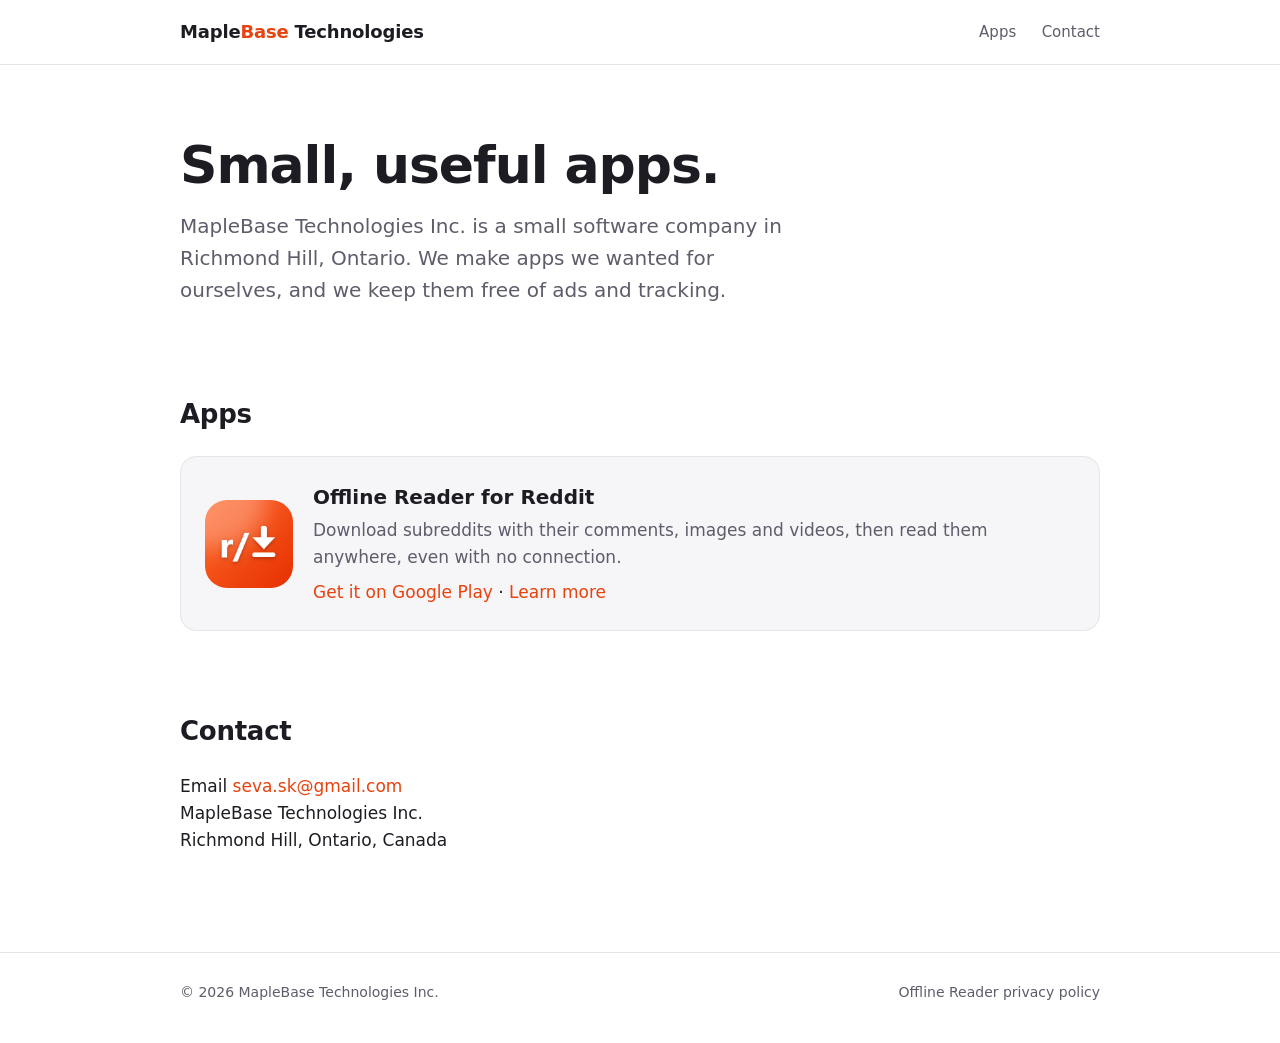
<file: index.html>
<!doctype html>
<html lang="en">
<head>
  <meta charset="utf-8">
  <meta name="viewport" content="width=device-width, initial-scale=1">
  <title>MapleBase Technologies</title>
  <meta name="description" content="MapleBase Technologies Inc. builds small, useful apps. Makers of Offline Reader for Reddit.">
  <link rel="icon" href="offline-reader/icon.png">
  <link rel="stylesheet" href="style.css">
</head>
<body>
  <header class="site">
    <div class="wrap">
      <a class="brand" href="./">Maple<span>Base</span> Technologies</a>
      <nav class="site">
        <a href="#apps">Apps</a>
        <a href="#contact">Contact</a>
      </nav>
    </div>
  </header>

  <main class="wrap">
    <div class="hero">
      <h1>Small, useful apps.</h1>
      <p class="lead">MapleBase Technologies Inc. is a small software company in Richmond Hill, Ontario. We make apps we wanted for ourselves, and we keep them free of ads and tracking.</p>
    </div>

    <section id="apps">
      <h2>Apps</h2>
      <div class="card">
        <img src="offline-reader/icon.png" alt="Offline Reader for Reddit icon">
        <div>
          <h3>Offline Reader for Reddit</h3>
          <p>Download subreddits with their comments, images and videos, then read them anywhere, even with no connection.</p>
          <a href="https://play.google.com/store/apps/details?id=app.redditoffline">Get it on Google Play</a> · <a href="offline-reader/">Learn more</a>
        </div>
      </div>
    </section>

    <section id="contact">
      <h2>Contact</h2>
      <p>Email <a href="mailto:seva.sk@gmail.com">seva.sk@gmail.com</a><br>
      MapleBase Technologies Inc.<br>
      Richmond Hill, Ontario, Canada</p>
    </section>
  </main>

  <footer class="site">
    <div class="wrap">
      <span>&copy; 2026 MapleBase Technologies Inc.</span>
      <a href="offline-reader/privacy-policy.html">Offline Reader privacy policy</a>
    </div>
  </footer>
</body>
</html>
</file>
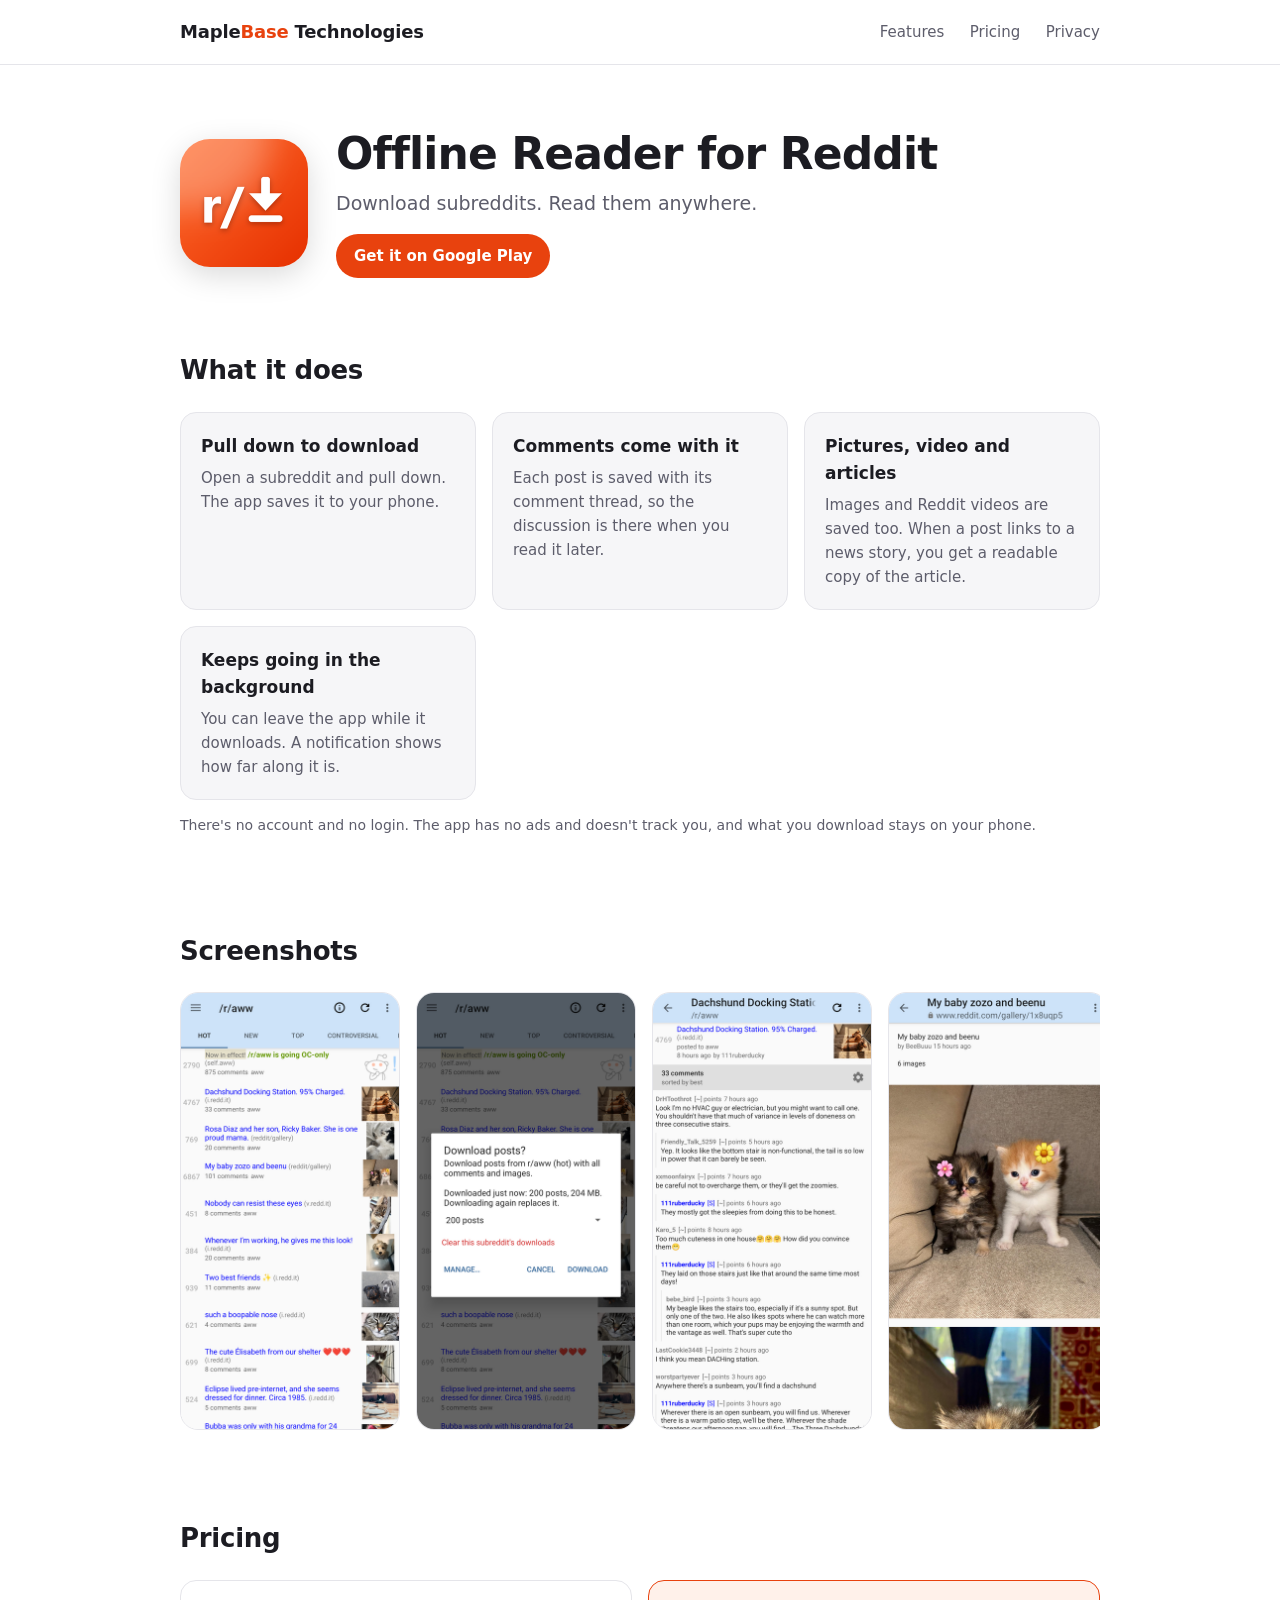
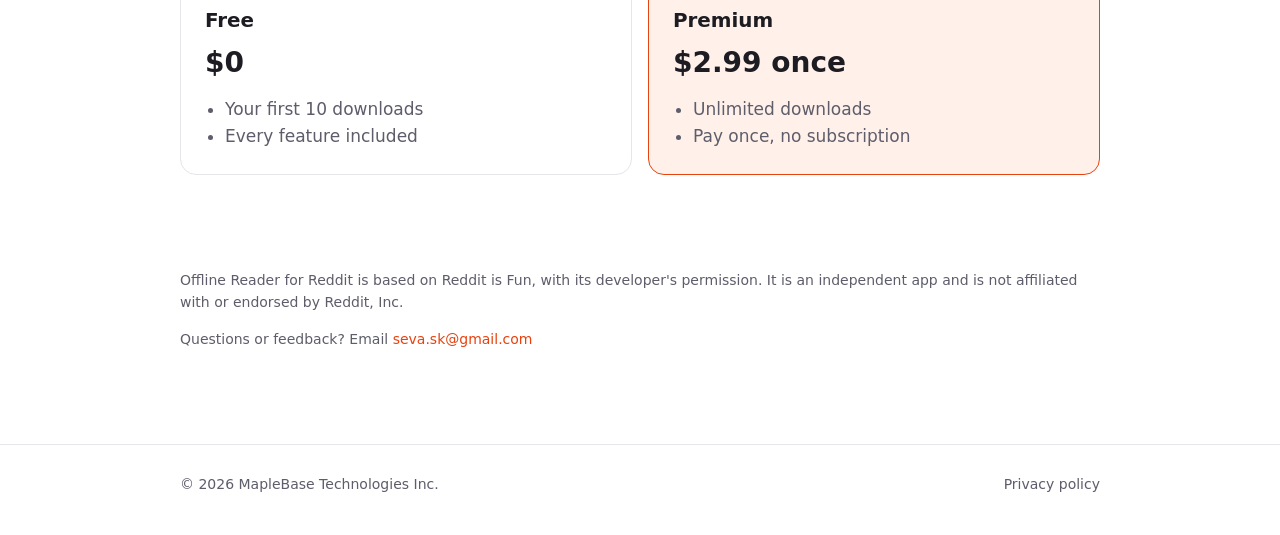
<file: offline-reader/index.html>
<!doctype html>
<html lang="en">
<head>
  <meta charset="utf-8">
  <meta name="viewport" content="width=device-width, initial-scale=1">
  <title>Offline Reader for Reddit</title>
  <meta name="description" content="Download subreddits with comments, images and videos. Read them anywhere, even offline.">
  <link rel="icon" href="icon.png">
  <link rel="stylesheet" href="../style.css">
</head>
<body>
  <header class="site">
    <div class="wrap">
      <a class="brand" href="../">Maple<span>Base</span> Technologies</a>
      <nav class="site">
        <a href="#features">Features</a>
        <a href="#pricing">Pricing</a>
        <a href="privacy-policy.html">Privacy</a>
      </nav>
    </div>
  </header>

  <main class="wrap">
    <div class="app-hero">
      <img class="icon" src="icon.png" alt="Offline Reader for Reddit icon">
      <div>
        <h1>Offline Reader for Reddit</h1>
        <p>Download subreddits. Read them anywhere.</p>
        <a class="badge" href="https://play.google.com/store/apps/details?id=app.redditoffline">Get it on Google Play</a>
      </div>
    </div>

    <section id="features">
      <h2>What it does</h2>
      <div class="features">
        <div class="feature">
          <h3>Pull down to download</h3>
          <p>Open a subreddit and pull down. The app saves it to your phone.</p>
        </div>
        <div class="feature">
          <h3>Comments come with it</h3>
          <p>Each post is saved with its comment thread, so the discussion is there when you read it later.</p>
        </div>
        <div class="feature">
          <h3>Pictures, video and articles</h3>
          <p>Images and Reddit videos are saved too. When a post links to a news story, you get a readable copy of the article.</p>
        </div>
        <div class="feature">
          <h3>Keeps going in the background</h3>
          <p>You can leave the app while it downloads. A notification shows how far along it is.</p>
        </div>
      </div>
      <p class="note">There's no account and no login. The app has no ads and doesn't track you, and what you download stays on your phone.</p>
    </section>

    <section id="screenshots">
      <h2>Screenshots</h2>
      <div class="shots">
        <img src="screenshots/feed.png" alt="A downloaded subreddit">
        <img src="screenshots/download.png" alt="The download dialog">
        <img src="screenshots/thread.png" alt="A comment thread, offline">
        <img src="screenshots/gallery.png" alt="A gallery, offline">
        <img src="screenshots/manage.png" alt="Managing downloads">
      </div>
    </section>

    <section id="pricing">
      <h2>Pricing</h2>
      <div class="pricing">
        <div class="plan">
          <h3>Free</h3>
          <div class="price">$0</div>
          <ul>
            <li>Your first 10 downloads</li>
            <li>Every feature included</li>
          </ul>
        </div>
        <div class="plan premium">
          <h3>Premium</h3>
          <div class="price">$2.99 once</div>
          <ul>
            <li>Unlimited downloads</li>
            <li>Pay once, no subscription</li>
          </ul>
        </div>
      </div>
    </section>

    <section>
      <p class="note">Offline Reader for Reddit is based on Reddit is Fun, with its developer's permission. It is an independent app and is not affiliated with or endorsed by Reddit, Inc.</p>
      <p class="note">Questions or feedback? Email <a href="mailto:seva.sk@gmail.com">seva.sk@gmail.com</a></p>
    </section>
  </main>

  <footer class="site">
    <div class="wrap">
      <span>&copy; 2026 MapleBase Technologies Inc.</span>
      <a href="privacy-policy.html">Privacy policy</a>
    </div>
  </footer>
</body>
</html>
</file>
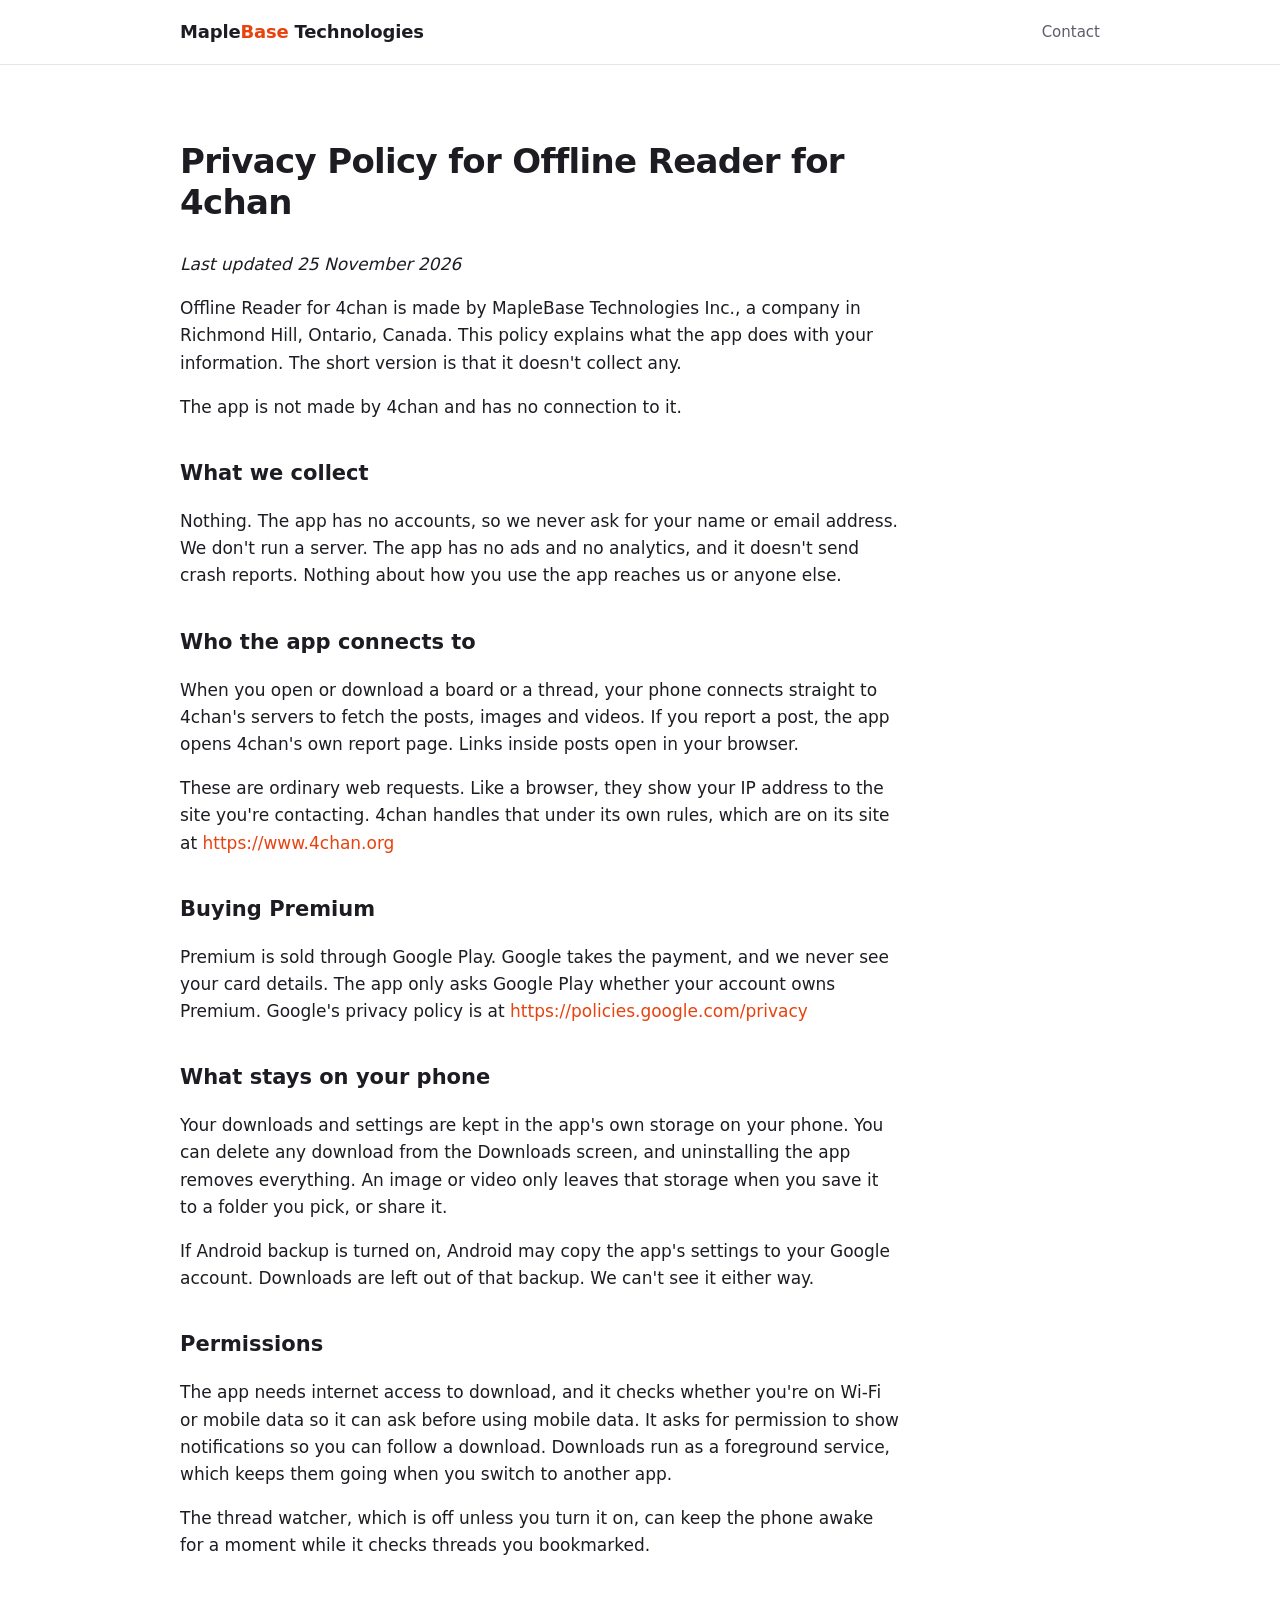
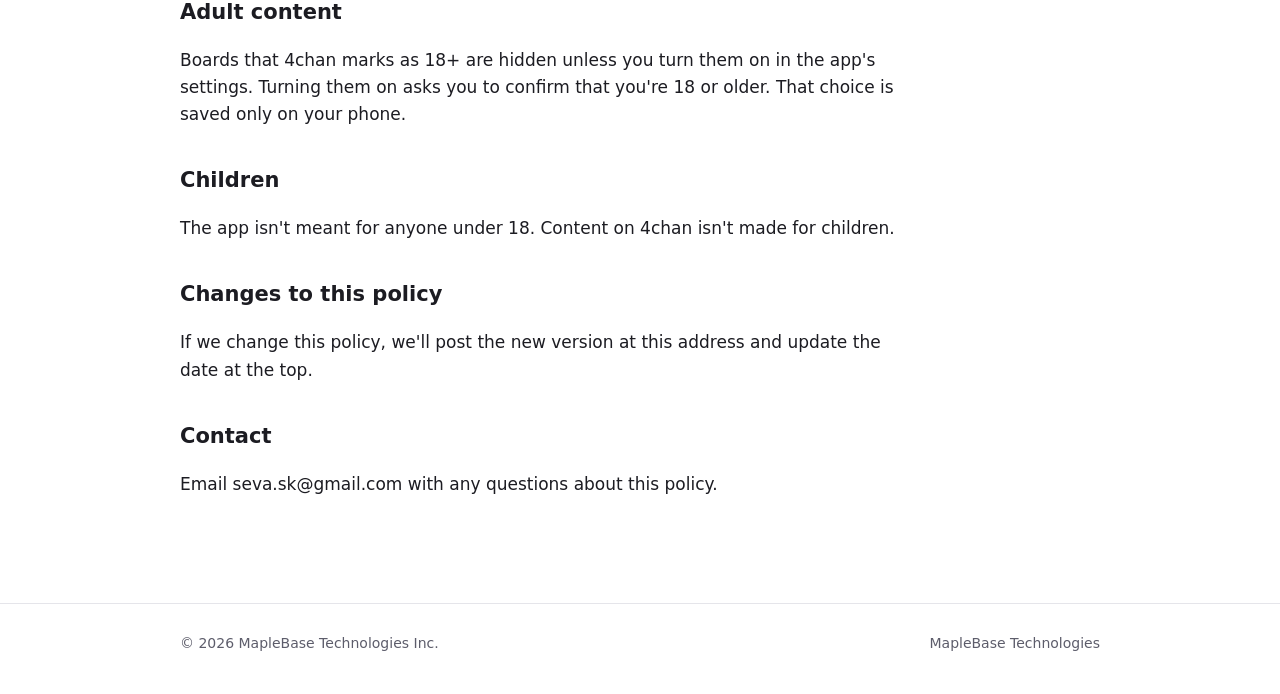
<file: offline-reader-4chan/privacy-policy.html>
<!doctype html>
<html lang="en">
<head>
  <meta charset="utf-8">
  <meta name="viewport" content="width=device-width, initial-scale=1">
  <title>Privacy Policy for Offline Reader for 4chan</title>
  <link rel="icon" href="icon.png">
  <link rel="stylesheet" href="../style.css">
</head>
<body>
  <header class="site">
    <div class="wrap">
      <a class="brand" href="../">Maple<span>Base</span> Technologies</a>
      <nav class="site">
        <a href="../#contact">Contact</a>
      </nav>
    </div>
  </header>
  <main class="wrap">
    <article class="policy">
<h1>Privacy Policy for Offline Reader for 4chan</h1>
<p><em>Last updated 25 November 2026</em></p>
<p>Offline Reader for 4chan is made by MapleBase Technologies Inc., a company in Richmond Hill, Ontario, Canada. This policy explains what the app does with your information. The short version is that it doesn&#x27;t collect any.</p>
<p>The app is not made by 4chan and has no connection to it.</p>
<h2>What we collect</h2>
<p>Nothing. The app has no accounts, so we never ask for your name or email address. We don&#x27;t run a server. The app has no ads and no analytics, and it doesn&#x27;t send crash reports. Nothing about how you use the app reaches us or anyone else.</p>
<h2>Who the app connects to</h2>
<p>When you open or download a board or a thread, your phone connects straight to 4chan&#x27;s servers to fetch the posts, images and videos. If you report a post, the app opens 4chan&#x27;s own report page. Links inside posts open in your browser.</p>
<p>These are ordinary web requests. Like a browser, they show your IP address to the site you&#x27;re contacting. 4chan handles that under its own rules, which are on its site at <a href="https://www.4chan.org">https://www.4chan.org</a></p>
<h2>Buying Premium</h2>
<p>Premium is sold through Google Play. Google takes the payment, and we never see your card details. The app only asks Google Play whether your account owns Premium. Google&#x27;s privacy policy is at <a href="https://policies.google.com/privacy">https://policies.google.com/privacy</a></p>
<h2>What stays on your phone</h2>
<p>Your downloads and settings are kept in the app&#x27;s own storage on your phone. You can delete any download from the Downloads screen, and uninstalling the app removes everything. An image or video only leaves that storage when you save it to a folder you pick, or share it.</p>
<p>If Android backup is turned on, Android may copy the app&#x27;s settings to your Google account. Downloads are left out of that backup. We can&#x27;t see it either way.</p>
<h2>Permissions</h2>
<p>The app needs internet access to download, and it checks whether you&#x27;re on Wi-Fi or mobile data so it can ask before using mobile data. It asks for permission to show notifications so you can follow a download. Downloads run as a foreground service, which keeps them going when you switch to another app.</p>
<p>The thread watcher, which is off unless you turn it on, can keep the phone awake for a moment while it checks threads you bookmarked.</p>
<h2>Adult content</h2>
<p>Boards that 4chan marks as 18+ are hidden unless you turn them on in the app&#x27;s settings. Turning them on asks you to confirm that you&#x27;re 18 or older. That choice is saved only on your phone.</p>
<h2>Children</h2>
<p>The app isn&#x27;t meant for anyone under 18. Content on 4chan isn&#x27;t made for children.</p>
<h2>Changes to this policy</h2>
<p>If we change this policy, we&#x27;ll post the new version at this address and update the date at the top.</p>
<h2>Contact</h2>
<p>Email seva.sk@gmail.com with any questions about this policy.</p>
    </article>
  </main>
  <footer class="site">
    <div class="wrap">
      <span>&copy; 2026 MapleBase Technologies Inc.</span>
      <a href="../">MapleBase Technologies</a>
    </div>
  </footer>
</body>
</html>
</file>
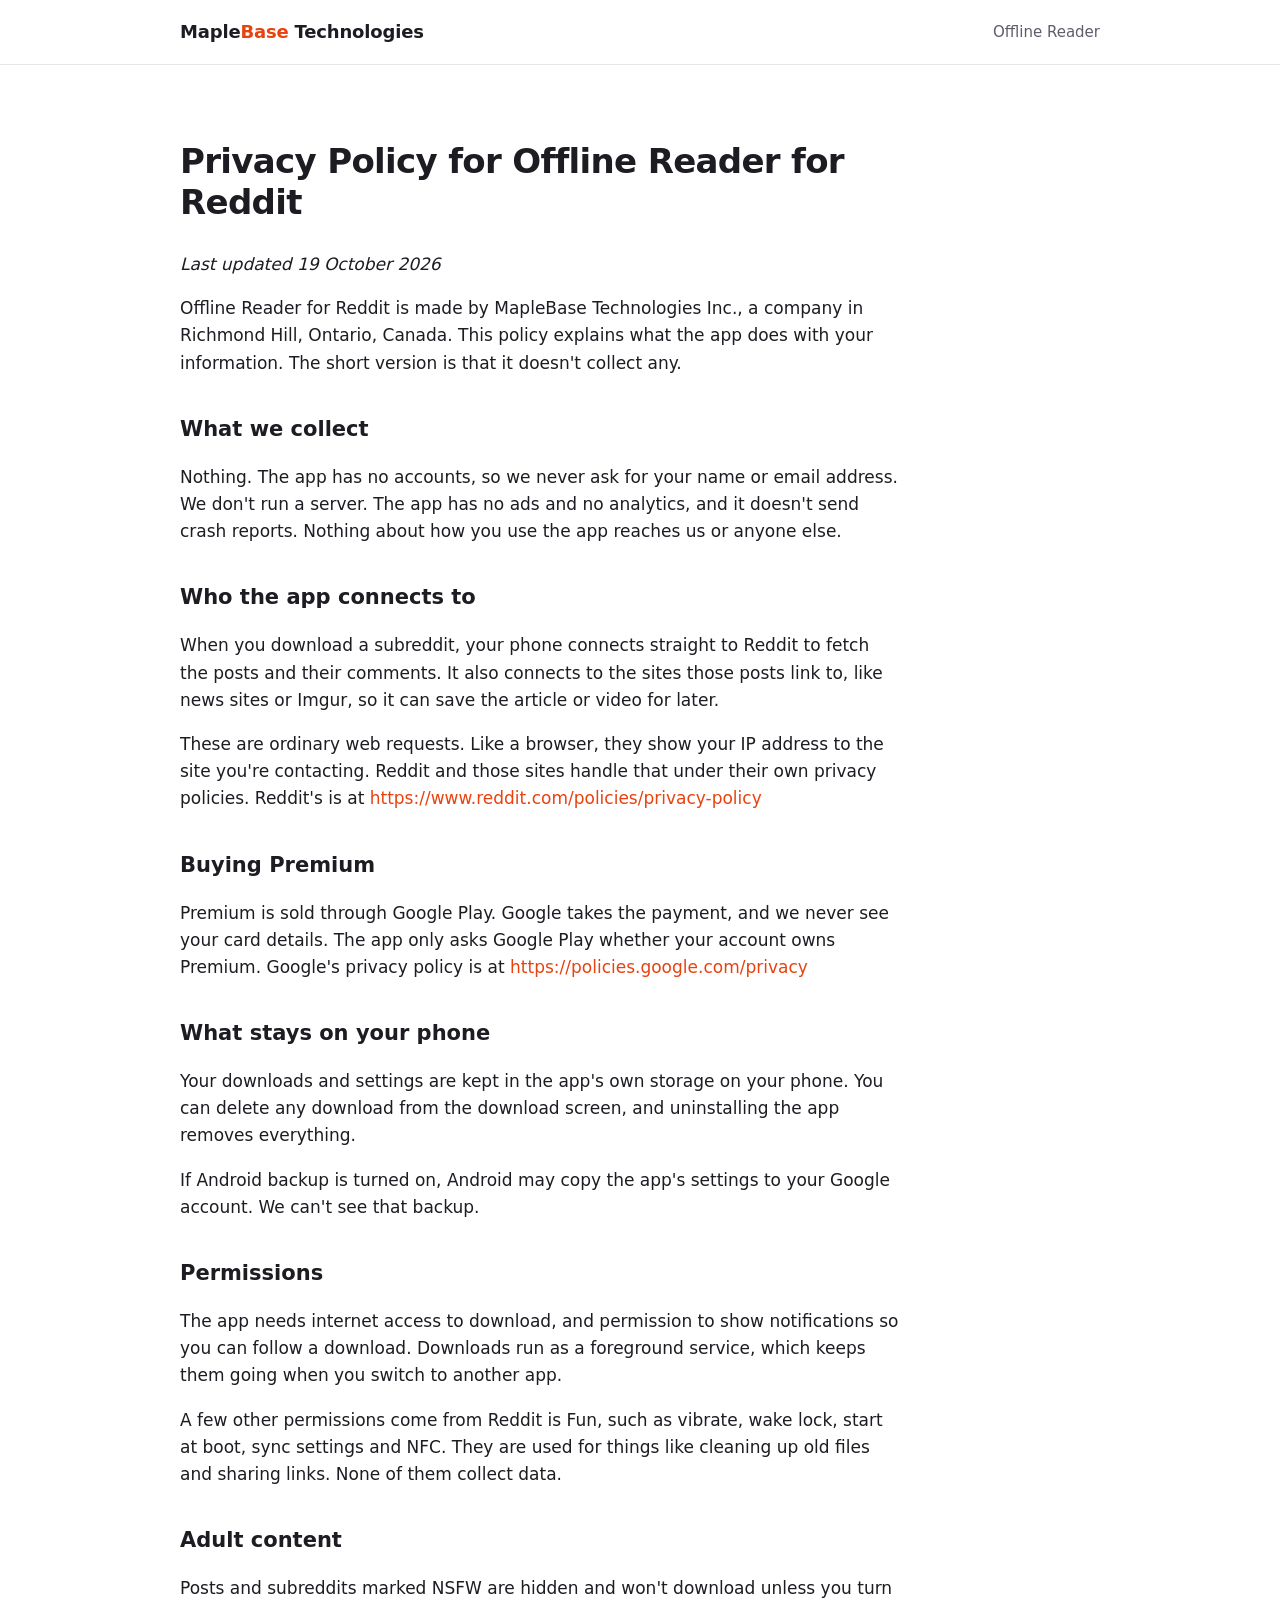
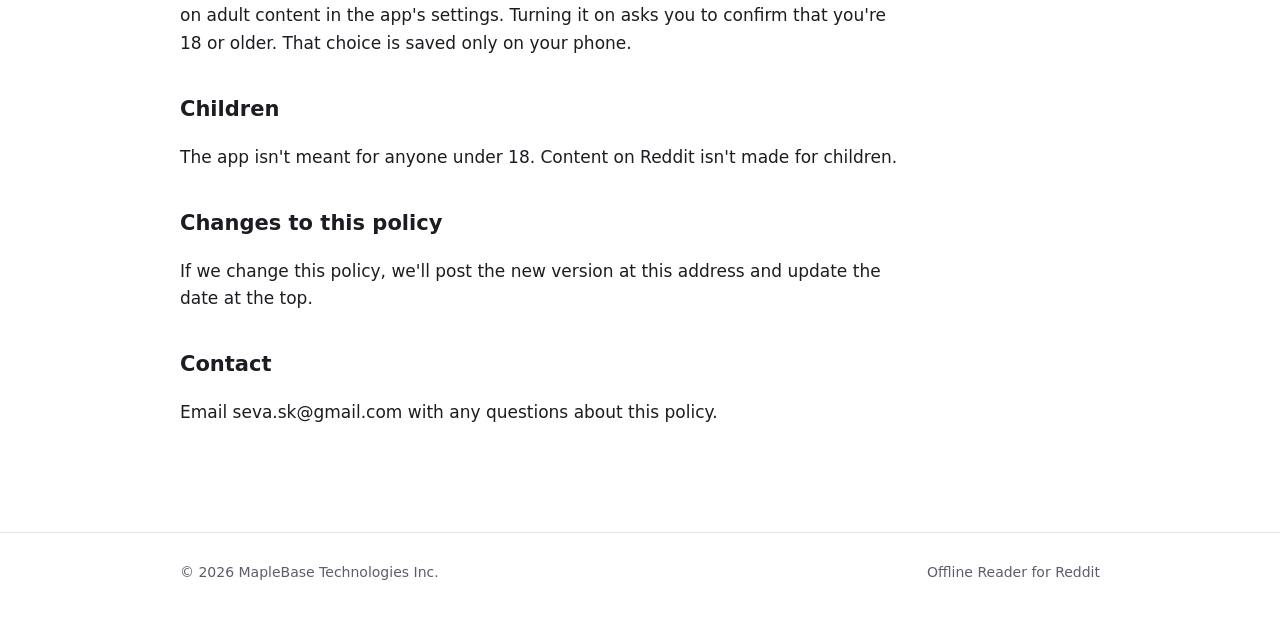
<file: offline-reader/privacy-policy.html>
<!doctype html>
<html lang="en">
<head>
  <meta charset="utf-8">
  <meta name="viewport" content="width=device-width, initial-scale=1">
  <title>Privacy Policy for Offline Reader for Reddit</title>
  <link rel="icon" href="icon.png">
  <link rel="stylesheet" href="../style.css">
</head>
<body>
  <header class="site">
    <div class="wrap">
      <a class="brand" href="../">Maple<span>Base</span> Technologies</a>
      <nav class="site">
        <a href="./">Offline Reader</a>
      </nav>
    </div>
  </header>
  <main class="wrap">
    <article class="policy">
<h1>Privacy Policy for Offline Reader for Reddit</h1>
<p><em>Last updated 19 October 2026</em></p>
<p>Offline Reader for Reddit is made by MapleBase Technologies Inc., a company in Richmond Hill, Ontario, Canada. This policy explains what the app does with your information. The short version is that it doesn&#x27;t collect any.</p>
<h2>What we collect</h2>
<p>Nothing. The app has no accounts, so we never ask for your name or email address. We don&#x27;t run a server. The app has no ads and no analytics, and it doesn&#x27;t send crash reports. Nothing about how you use the app reaches us or anyone else.</p>
<h2>Who the app connects to</h2>
<p>When you download a subreddit, your phone connects straight to Reddit to fetch the posts and their comments. It also connects to the sites those posts link to, like news sites or Imgur, so it can save the article or video for later.</p>
<p>These are ordinary web requests. Like a browser, they show your IP address to the site you&#x27;re contacting. Reddit and those sites handle that under their own privacy policies. Reddit&#x27;s is at <a href="https://www.reddit.com/policies/privacy-policy">https://www.reddit.com/policies/privacy-policy</a></p>
<h2>Buying Premium</h2>
<p>Premium is sold through Google Play. Google takes the payment, and we never see your card details. The app only asks Google Play whether your account owns Premium. Google&#x27;s privacy policy is at <a href="https://policies.google.com/privacy">https://policies.google.com/privacy</a></p>
<h2>What stays on your phone</h2>
<p>Your downloads and settings are kept in the app&#x27;s own storage on your phone. You can delete any download from the download screen, and uninstalling the app removes everything.</p>
<p>If Android backup is turned on, Android may copy the app&#x27;s settings to your Google account. We can&#x27;t see that backup.</p>
<h2>Permissions</h2>
<p>The app needs internet access to download, and permission to show notifications so you can follow a download. Downloads run as a foreground service, which keeps them going when you switch to another app.</p>
<p>A few other permissions come from Reddit is Fun, such as vibrate, wake lock, start at boot, sync settings and NFC. They are used for things like cleaning up old files and sharing links. None of them collect data.</p>
<h2>Adult content</h2>
<p>Posts and subreddits marked NSFW are hidden and won&#x27;t download unless you turn on adult content in the app&#x27;s settings. Turning it on asks you to confirm that you&#x27;re 18 or older. That choice is saved only on your phone.</p>
<h2>Children</h2>
<p>The app isn&#x27;t meant for anyone under 18. Content on Reddit isn&#x27;t made for children.</p>
<h2>Changes to this policy</h2>
<p>If we change this policy, we&#x27;ll post the new version at this address and update the date at the top.</p>
<h2>Contact</h2>
<p>Email seva.sk@gmail.com with any questions about this policy.</p>
    </article>
  </main>
  <footer class="site">
    <div class="wrap">
      <span>&copy; 2026 MapleBase Technologies Inc.</span>
      <a href="./">Offline Reader for Reddit</a>
    </div>
  </footer>
</body>
</html>
</file>
<file: style.css>
:root {
  --bg: #ffffff;
  --surface: #f6f6f8;
  --text: #1c1c22;
  --muted: #5d5d6b;
  --accent: #e8420e;
  --accent-soft: #fff1ea;
  --border: #e5e5ea;
  --radius: 16px;
  --font: system-ui, -apple-system, "Segoe UI", Roboto, "Helvetica Neue", Arial, sans-serif;
}

@media (prefers-color-scheme: dark) {
  :root {
    --bg: #121216;
    --surface: #1c1c22;
    --text: #ececf1;
    --muted: #a3a3b2;
    --accent: #ff6a2b;
    --accent-soft: #2a1a12;
    --border: #2c2c35;
  }
}

* { box-sizing: border-box; }

html { -webkit-text-size-adjust: 100%; }

body {
  margin: 0;
  background: var(--bg);
  color: var(--text);
  font: 17px/1.6 var(--font);
}

a { color: var(--accent); text-decoration: none; }
a:hover { text-decoration: underline; }

.wrap { max-width: 960px; margin: 0 auto; padding: 0 20px; }

header.site {
  border-bottom: 1px solid var(--border);
}
header.site .wrap {
  display: flex;
  align-items: center;
  justify-content: space-between;
  gap: 16px;
  height: 64px;
}
.brand {
  font-weight: 700;
  font-size: 18px;
  color: var(--text);
  letter-spacing: -0.01em;
}
.brand span { color: var(--accent); }
nav.site a { color: var(--muted); margin-left: 20px; font-size: 15px; }
nav.site a:hover { color: var(--text); text-decoration: none; }

.hero { padding: 72px 0 48px; }
.hero h1 {
  font-size: clamp(32px, 6vw, 52px);
  line-height: 1.1;
  letter-spacing: -0.02em;
  margin: 0 0 16px;
}
.hero p.lead { font-size: 20px; color: var(--muted); max-width: 620px; margin: 0; }

section { padding: 40px 0; }
section h2 { font-size: 26px; letter-spacing: -0.01em; margin: 0 0 20px; }

.card {
  display: flex;
  gap: 20px;
  align-items: center;
  padding: 24px;
  border: 1px solid var(--border);
  border-radius: var(--radius);
  background: var(--surface);
}
.card img { width: 88px; height: 88px; border-radius: 22px; flex: none; }
.card h3 { margin: 0 0 4px; font-size: 20px; }
.card p { margin: 0 0 8px; color: var(--muted); }

.app-hero { display: flex; gap: 28px; align-items: center; padding: 64px 0 32px; flex-wrap: wrap; }
.app-hero img.icon { width: 128px; height: 128px; border-radius: 30px; box-shadow: 0 8px 30px rgba(0,0,0,.15); }
.app-hero h1 { font-size: clamp(30px, 5vw, 44px); margin: 0 0 8px; letter-spacing: -0.02em; line-height: 1.15; }
.app-hero p { margin: 0; color: var(--muted); font-size: 19px; }

.badge {
  display: inline-block;
  margin-top: 16px;
  padding: 10px 18px;
  border-radius: 999px;
  background: var(--accent);
  color: #fff;
  font-weight: 600;
  font-size: 15px;
  text-decoration: none;
}
a.badge:hover { filter: brightness(1.08); }

.features { display: grid; grid-template-columns: repeat(auto-fit, minmax(240px, 1fr)); gap: 16px; }
.feature { padding: 20px; border-radius: var(--radius); background: var(--surface); border: 1px solid var(--border); }
.feature h3 { margin: 0 0 6px; font-size: 17px; }
.feature p { margin: 0; color: var(--muted); font-size: 15px; }

.shots { display: flex; gap: 16px; overflow-x: auto; padding-bottom: 8px; scroll-snap-type: x mandatory; }
.shots img {
  width: 220px;
  flex: none;
  border-radius: 18px;
  border: 1px solid var(--border);
  scroll-snap-align: start;
}

.pricing { display: grid; grid-template-columns: repeat(auto-fit, minmax(240px, 1fr)); gap: 16px; }
.plan { padding: 24px; border-radius: var(--radius); border: 1px solid var(--border); }
.plan.premium { border-color: var(--accent); background: var(--accent-soft); }
.plan h3 { margin: 0 0 4px; }
.plan .price { font-size: 28px; font-weight: 700; margin: 4px 0 10px; }
.plan ul { margin: 0; padding-left: 20px; color: var(--muted); }

.note { color: var(--muted); font-size: 14px; }

article.policy { max-width: 720px; padding: 48px 0; }
article.policy h1 { font-size: 34px; letter-spacing: -0.02em; line-height: 1.2; }
article.policy h2 { font-size: 21px; margin-top: 36px; }
article.policy li { margin: 6px 0; }

footer.site { border-top: 1px solid var(--border); padding: 28px 0 40px; margin-top: 40px; color: var(--muted); font-size: 14px; }
footer.site .wrap { display: flex; justify-content: space-between; gap: 16px; flex-wrap: wrap; }
footer.site a { color: var(--muted); }

@media (max-width: 600px) {
  nav.site a { margin-left: 14px; }
  .card { flex-direction: column; align-items: flex-start; }
  .hero { padding: 48px 0 32px; }
}
</file>
